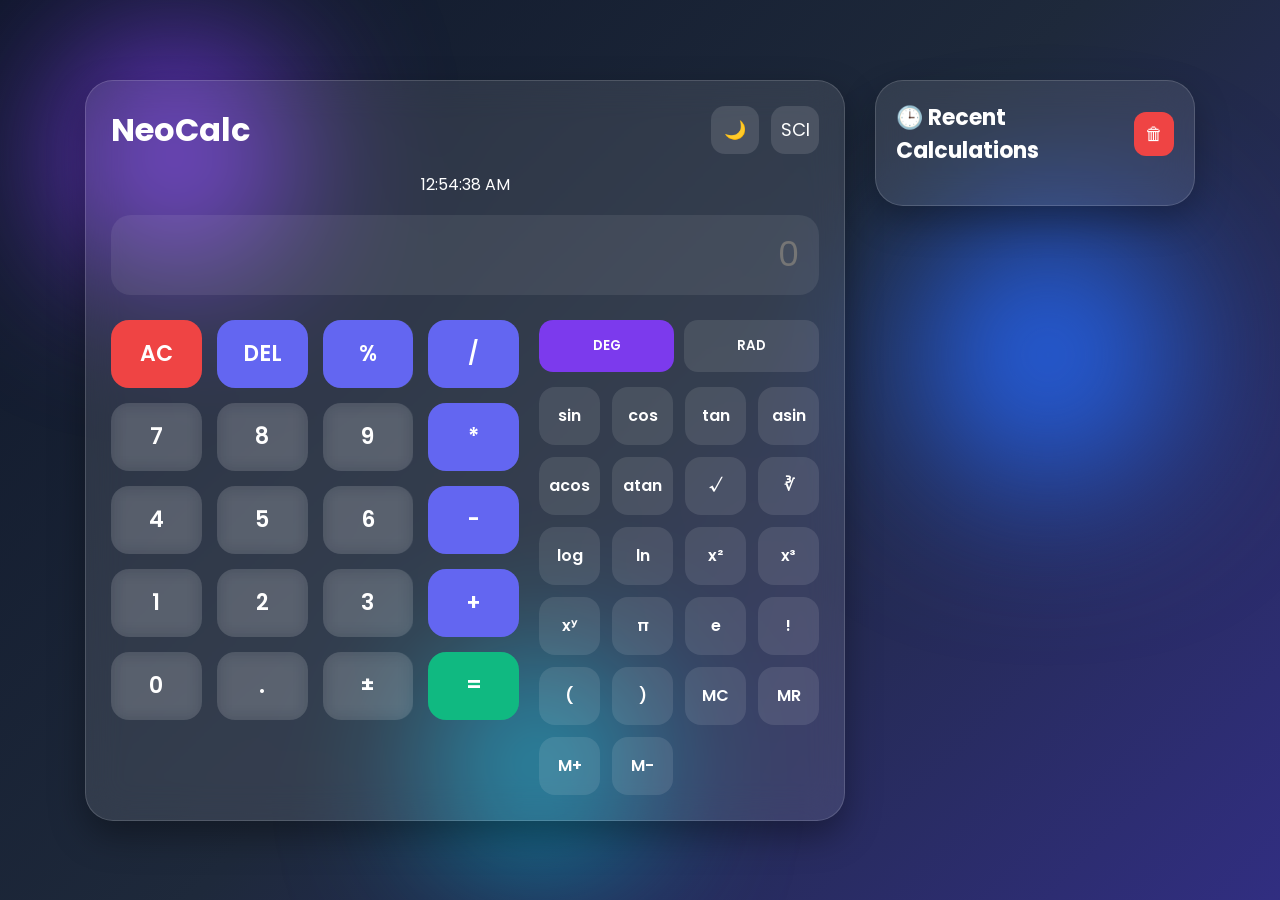
<file: Calculator/index.html>
<!DOCTYPE html>
<html lang="en">

<head>

    <meta charset="UTF-8">
    <meta name="viewport" content="width=device-width, initial-scale=1.0">

    <title>NeoCalc</title>

    <link rel="stylesheet" href="style.css">

    <link rel="preconnect" href="https://fonts.googleapis.com">

    <link rel="preconnect" href="https://fonts.gstatic.com" crossorigin>

    <link href="https://fonts.googleapis.com/css2?family=Poppins:wght@300;400;500;600;700&display=swap" rel="stylesheet">

</head>

<body>

    <!-- Background Circles -->

    <div class="circle circle1"></div>
    <div class="circle circle2"></div>
    <div class="circle circle3"></div>

    <div class="container">

        <!-- Calculator -->

        <div class="calculator">

            <!-- Top -->

            <div class="top-bar">

                <h1 class="title">NeoCalc</h1>

                <div class="top-buttons">

                    <button id="theme-btn">🌙</button>

                    <button id="sci-btn">SCI</button>

                </div>

            </div>

            <!-- Time -->

            <div class="datetime">

                <span id="time"></span>

            </div>

            <!-- Display -->

            <div class="display">

                <input type="text" id="display" placeholder="0" readonly>

            </div>

            <!-- Calculator Layout -->

            <div class="calc-layout">

                <!-- Normal Calculator -->

                <div class="buttons">

                    <button class="operator red" data-value="AC">AC</button>
                    <button class="operator" data-value="DEL">DEL</button>
                    <button class="operator" data-value="%">%</button>
                    <button class="operator" data-value="/">/</button>

                    <button data-value="7">7</button>
                    <button data-value="8">8</button>
                    <button data-value="9">9</button>
                    <button class="operator" data-value="*">*</button>

                    <button data-value="4">4</button>
                    <button data-value="5">5</button>
                    <button data-value="6">6</button>
                    <button class="operator" data-value="-">-</button>

                    <button data-value="1">1</button>
                    <button data-value="2">2</button>
                    <button data-value="3">3</button>
                    <button class="operator" data-value="+">+</button>

                    <button data-value="0">0</button>
                    <button data-value=".">.</button>
                    <button data-value="+/-">±</button>
                    <button class="operator equal" data-value="=">=</button>

                </div>

                <!-- Scientific Calculator -->

                <div class="scientific-panel" id="scientific-panel">

                    <div class="mode-row">

                        <button id="degBtn" class="mode active">DEG</button>

                        <button id="radBtn" class="mode">RAD</button>

                    </div>

                    <div class="scientific-buttons">

                        <button data-value="sin(">sin</button>
                        <button data-value="cos(">cos</button>
                        <button data-value="tan(">tan</button>
                        <button data-value="asin(">asin</button>

                        <button data-value="acos(">acos</button>
                        <button data-value="atan(">atan</button>
                        <button data-value="√">√</button>
                        <button data-value="∛">∛</button>

                        <button data-value="log(">log</button>
                        <button data-value="ln(">ln</button>
                                                <button data-value="^2">x²</button>
                        <button data-value="^3">x³</button>

                        <button data-value="^">xʸ</button>
                        <button data-value="π">π</button>
                        <button data-value="e">e</button>
                        <button data-value="!">!</button>

                        <button data-value="(">(</button>
                        <button data-value=")">)</button>

                        <button id="mc">MC</button>
                        <button id="mr">MR</button>
                        <button id="mplus">M+</button>
                        <button id="mminus">M-</button>

                    </div>

                </div>

            </div>

        </div>

        <!-- History Panel -->

        <div class="history-panel">

            <div class="history-header">

                <h2>🕒 Recent Calculations</h2>

                <button id="clear-history" title="Clear History">
                    🗑
                </button>

            </div>

            <ul id="history-list">

                <!-- History will be added by JavaScript -->

            </ul>

        </div>

    </div>

    <script src="script.js"></script>

</body>

</html>
</file>
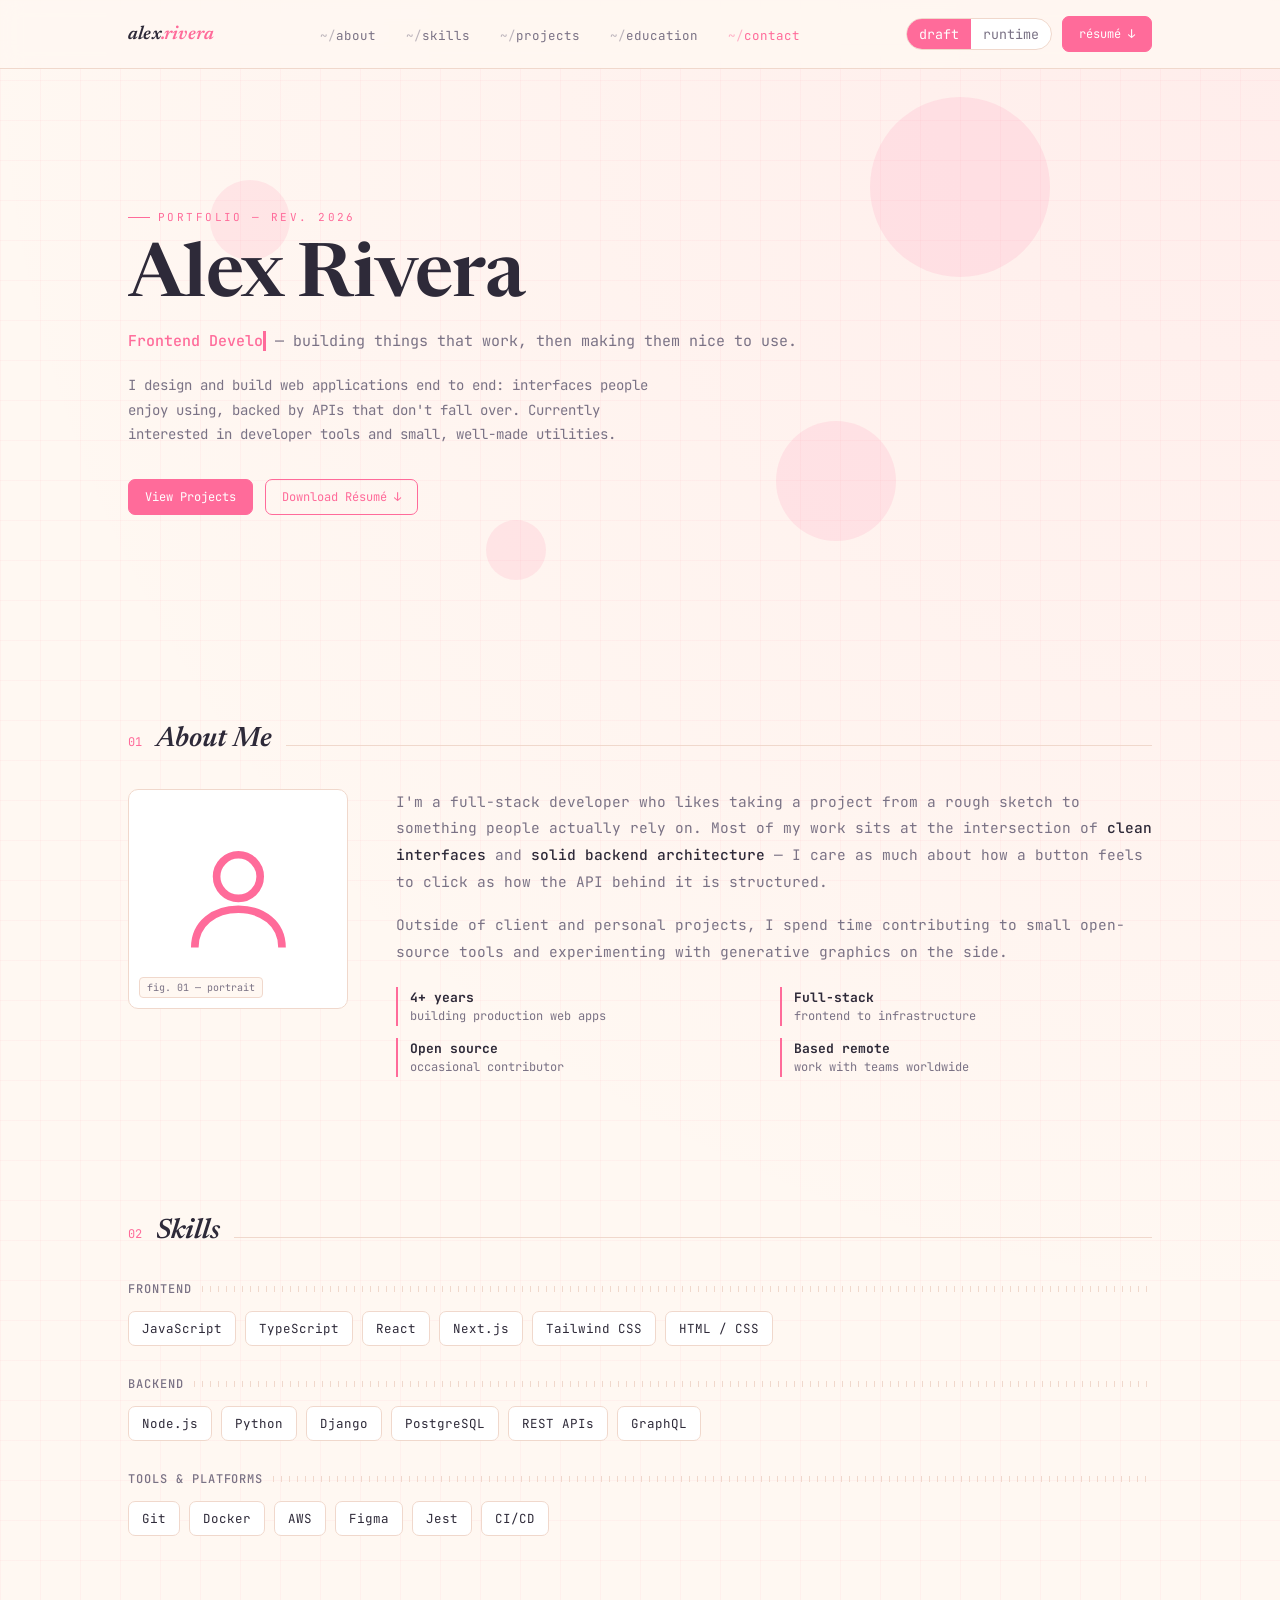
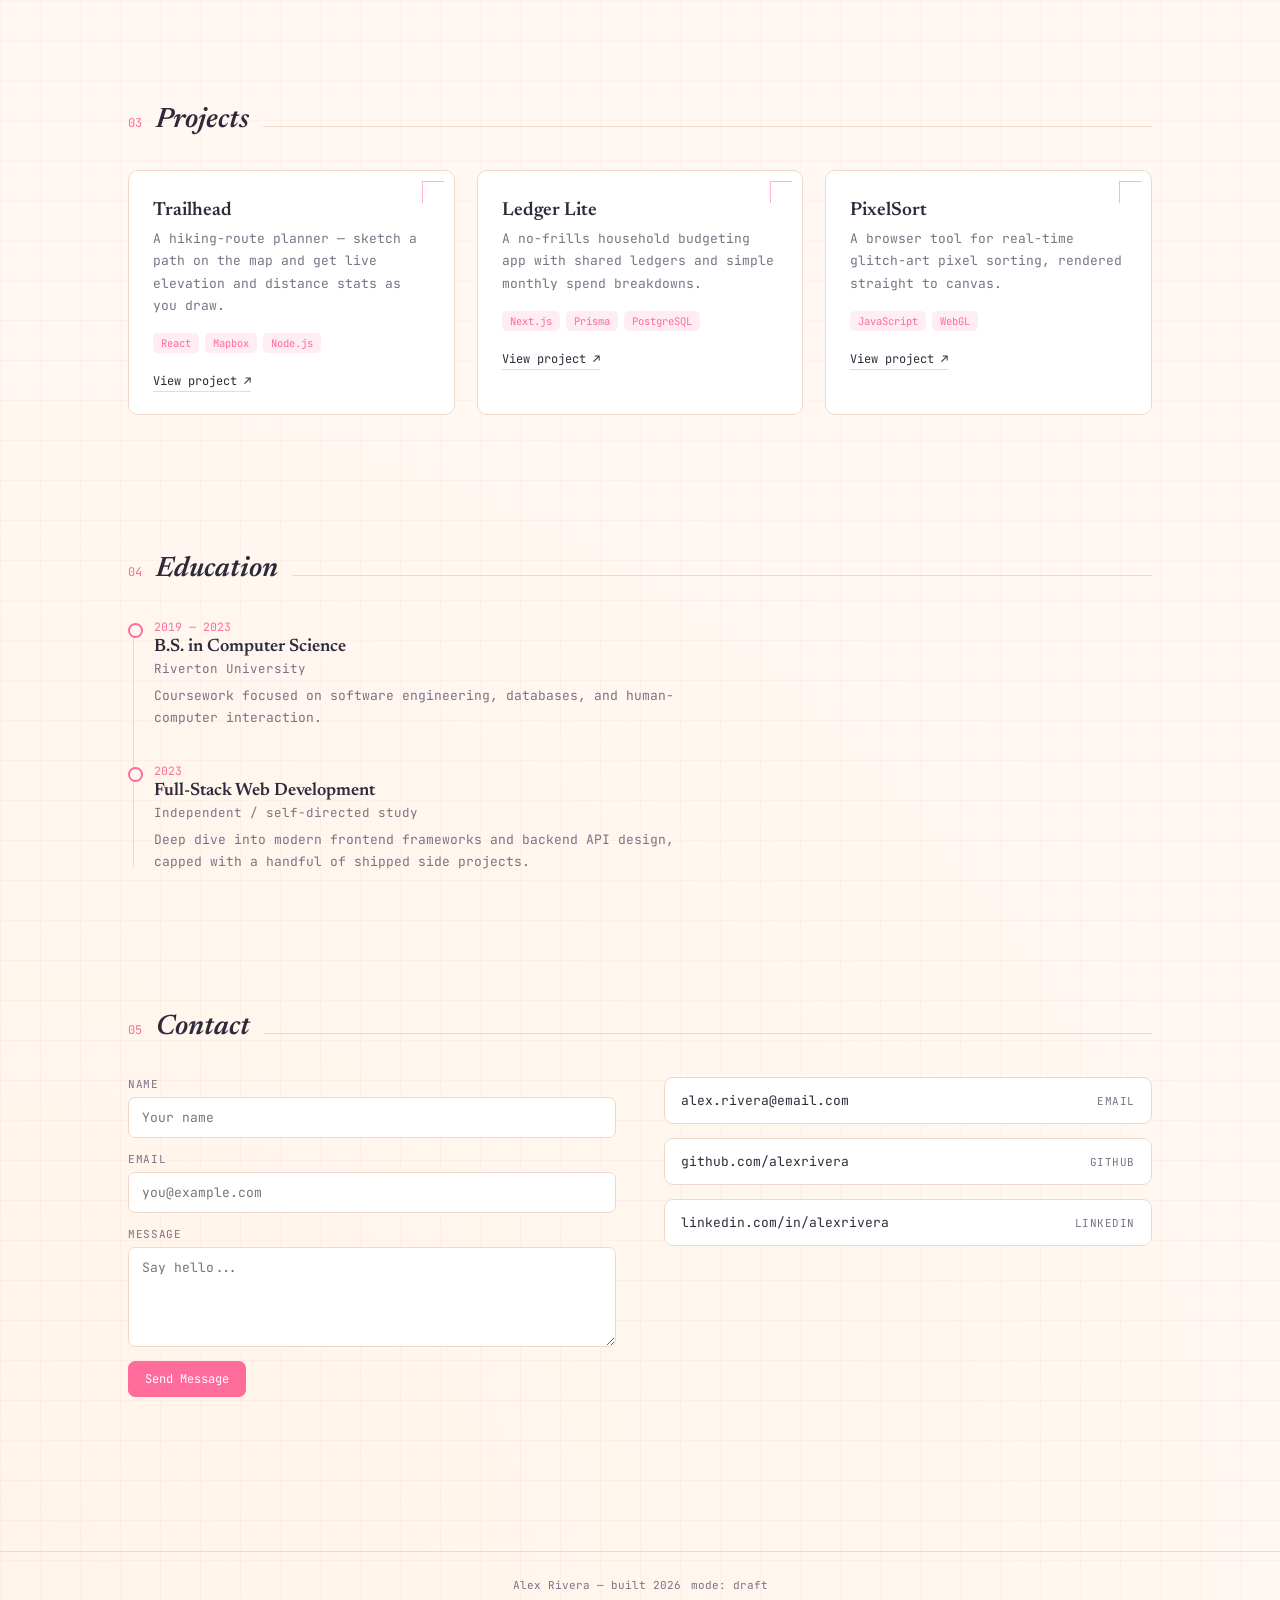
<file: Portfolio/index.html>
<!DOCTYPE html>

<html lang="en">
<head>
<meta charset="utf-8"/>
<title>Alex Rivera — Portfolio</title>
<meta content="width=device-width, initial-scale=1.0" name="viewport"/>
<link href="https://fonts.googleapis.com" rel="preconnect"/>
<link href="https://fonts.googleapis.com/css2?family=Newsreader:ital,opsz,wght@0,6..72,400;0,6..72,600;1,6..72,500&amp;family=JetBrains+Mono:wght@400;500;700&amp;display=swap" rel="stylesheet"/>

<link href="style.css" rel="stylesheet"/></head>
<body data-theme="draft">
<header class="nav">
<div class="nav-inner">
<a class="logo" href="#top">alex<span>.rivera</span></a>
<nav>
<ul class="nav-links" id="navLinks">
<li><a class="nav-a" href="#about">about</a></li>
<li><a class="nav-a" href="#skills">skills</a></li>
<li><a class="nav-a" href="#projects">projects</a></li>
<li><a class="nav-a" href="#education">education</a></li>
<li><a class="nav-a" href="#contact">contact</a></li>
</ul>
</nav>
<div class="nav-actions">
<div class="theme-toggle" id="themeToggle">
<button class="on" data-mode="draft">draft</button>
<button data-mode="runtime">runtime</button>
</div>
<a class="btn solid" download="Alex_Rivera_Resume.pdf" href="#" id="downloadBtn">résumé ↓</a>
<button aria-label="Menu" class="burger" id="burger"><span></span><span></span><span></span></button>
</div>
</div>
</header>
<main class="wrap" id="top">
<section class="hero">
    <div class="hero-bg">
    <span></span>
    <span></span>
    <span></span>
    <span></span>
</div>
<p class="eyebrow">portfolio — rev. 2026</p>
<h1 class="name">Alex Rivera</h1>
<p class="role-line">
    <strong><span id="typing"></span></strong>
    — building things that work, then making them nice to use.
</p>
<p class="blurb">I design and build web applications end to end: interfaces people enjoy using, backed by APIs that don't fall over. Currently interested in developer tools and small, well-made utilities.</p>
<div class="hero-actions">
<a class="btn solid" href="#projects">View Projects</a>
<a class="btn" download="Alex_Rivera_Resume.pdf" href="#" id="downloadBtn2">Download Résumé ↓</a>
</div>
</section>
<section id="about">
<div class="sec-head reveal"><span class="sec-num">01</span><h2 class="sec-title">About Me</h2><div class="sec-rule"></div></div>
<div class="about-grid reveal">
<div class="portrait">
<svg fill="none" stroke="currentColor" stroke-width="1.4" viewbox="0 0 24 24"><circle cx="12" cy="8" r="4"></circle><path d="M4 21c0-4.4 3.6-7 8-7s8 2.6 8 7"></path></svg>
<span class="tag">fig. 01 — portrait</span>
</div>
<div class="about-text">
<p>I'm a full-stack developer who likes taking a project from a rough sketch to something people actually rely on. Most of my work sits at the intersection of <strong>clean interfaces</strong> and <strong>solid backend architecture</strong> — I care as much about how a button feels to click as how the API behind it is structured.</p>
<p>Outside of client and personal projects, I spend time contributing to small open-source tools and experimenting with generative graphics on the side.</p>
<ul class="fact-list">
<li><b>4+ years</b>building production web apps</li>
<li><b>Full-stack</b>frontend to infrastructure</li>
<li><b>Open source</b>occasional contributor</li>
<li><b>Based remote</b>work with teams worldwide</li>
</ul>
</div>
</div>
</section>
<section id="skills">
<div class="sec-head reveal"><span class="sec-num">02</span><h2 class="sec-title">Skills</h2><div class="sec-rule"></div></div>
<div class="reveal">
<div class="skill-group">
<h3>Frontend <span class="ruler"></span></h3>
<div class="chip-row">
<span class="chip">JavaScript</span><span class="chip">TypeScript</span><span class="chip">React</span>
<span class="chip">Next.js</span><span class="chip">Tailwind CSS</span><span class="chip">HTML / CSS</span>
</div>
</div>
<div class="skill-group">
<h3>Backend <span class="ruler"></span></h3>
<div class="chip-row">
<span class="chip">Node.js</span><span class="chip">Python</span><span class="chip">Django</span>
<span class="chip">PostgreSQL</span><span class="chip">REST APIs</span><span class="chip">GraphQL</span>
</div>
</div>
<div class="skill-group">
<h3>Tools &amp; Platforms <span class="ruler"></span></h3>
<div class="chip-row">
<span class="chip">Git</span><span class="chip">Docker</span><span class="chip">AWS</span>
<span class="chip">Figma</span><span class="chip">Jest</span><span class="chip">CI/CD</span>
</div>
</div>
</div>
</section>
<section id="projects">
<div class="sec-head reveal"><span class="sec-num">03</span><h2 class="sec-title">Projects</h2><div class="sec-rule"></div></div>
<div class="project-grid reveal">
<div class="card">
<div class="corner-mark"></div>
<h4>Trailhead</h4>
<p>A hiking-route planner — sketch a path on the map and get live elevation and distance stats as you draw.</p>
<div class="tag-row"><span>React</span><span>Mapbox</span><span>Node.js</span></div>
<a class="link" href="#">View project ↗</a>
</div>
<div class="card">
<div class="corner-mark"></div>
<h4>Ledger Lite</h4>
<p>A no-frills household budgeting app with shared ledgers and simple monthly spend breakdowns.</p>
<div class="tag-row"><span>Next.js</span><span>Prisma</span><span>PostgreSQL</span></div>
<a class="link" href="#">View project ↗</a>
</div>
<div class="card">
<div class="corner-mark"></div>
<h4>PixelSort</h4>
<p>A browser tool for real-time glitch-art pixel sorting, rendered straight to canvas.</p>
<div class="tag-row"><span>JavaScript</span><span>WebGL</span></div>
<a class="link" href="#">View project ↗</a>
</div>
</div>
</section>
<section id="education">
<div class="sec-head reveal"><span class="sec-num">04</span><h2 class="sec-title">Education</h2><div class="sec-rule"></div></div>
<div class="timeline reveal">
<div class="t-item">
<div class="when">2019 — 2023</div>
<h4>B.S. in Computer Science</h4>
<div class="where">Riverton University</div>
<p>Coursework focused on software engineering, databases, and human-computer interaction.</p>
</div>
<div class="t-item">
<div class="when">2023</div>
<h4>Full-Stack Web Development</h4>
<div class="where">Independent / self-directed study</div>
<p>Deep dive into modern frontend frameworks and backend API design, capped with a handful of shipped side projects.</p>
</div>
</div>
</section>
<section id="contact">
<div class="sec-head reveal"><span class="sec-num">05</span><h2 class="sec-title">Contact</h2><div class="sec-rule"></div></div>
<div class="contact-grid reveal">
<form id="contactForm">
<div class="field"><label for="name">Name</label><input id="name" placeholder="Your name" required=""/></div>
<div class="field"><label for="email">Email</label><input id="email" placeholder="you@example.com" required="" type="email"/></div>
<div class="field"><label for="message">Message</label><textarea id="message" placeholder="Say hello..." required=""></textarea></div>
<button class="btn solid" style="align-self:flex-start;" type="submit">Send Message</button>
<p class="send-status" id="sendStatus"></p>
</form>
<div class="channels">
<a class="channel" href="mailto:alex.rivera@email.com"><span>alex.rivera@email.com</span><span class="label">email</span></a>
<a class="channel" href="#"><span>github.com/alexrivera</span><span class="label">github</span></a>
<a class="channel" href="#"><span>linkedin.com/in/alexrivera</span><span class="label">linkedin</span></a>
</div>
</div>
</section>
</main>
<footer>
<div class="wrap-footer">
<span>Alex Rivera — built 2026</span>
<span id="themeLabel">mode: draft</span>
</div>
</footer>

<script src="script.js"></script></body>
</html>
</file>
<file: Calculator/style.css>
/* =========================
   NeoCalc v2 - Part 1
========================= */

*{
    margin:0;
    padding:0;
    box-sizing:border-box;
    font-family:'Poppins',sans-serif;
}

body{

    min-height:100vh;

    display:flex;

    justify-content:center;

    align-items:center;

    background:linear-gradient(135deg,#0f172a,#1e293b,#312e81);

    overflow-x:hidden;

}

/* Background */

.circle{

    position:fixed;

    border-radius:50%;

    filter:blur(80px);

    z-index:-1;

    animation:float 10s infinite alternate;

}

.circle1{

    width:220px;

    height:220px;

    background:#7c3aed;

    left:5%;

    top:5%;

}

.circle2{

    width:260px;

    height:260px;

    background:#2563eb;

    right:8%;

    top:25%;

}

.circle3{

    width:180px;

    height:180px;

    background:#06b6d4;

    left:35%;

    bottom:5%;

}

@keyframes float{

    from{

        transform:translate(0,0);

    }

    to{

        transform:translate(35px,-25px);

    }

}

/* Layout */

.container{

    display:flex;

    gap:30px;

    align-items:flex-start;

    justify-content:center;

    padding:40px;

}

/* Calculator */

.calculator{

    width:760px;

    background:rgba(255,255,255,.10);

    backdrop-filter:blur(18px);

    border-radius:28px;

    padding:25px;

    border:1px solid rgba(255,255,255,.15);

    box-shadow:0 15px 35px rgba(0,0,0,.35);

}

/* Top */

.top-bar{

    display:flex;

    justify-content:space-between;

    align-items:center;

    margin-bottom:18px;

}

.title{

    color:#fff;

    font-size:32px;

    font-weight:700;

}

.top-buttons{

    display:flex;

    gap:12px;

}

.top-buttons button{

    width:48px;

    height:48px;

    border:none;

    border-radius:14px;

    cursor:pointer;

    background:rgba(255,255,255,.12);

    color:#fff;

    font-size:18px;

    transition:.3s;

}

.top-buttons button:hover{

    background:rgba(255,255,255,.22);

}

/* Clock */

.datetime{

    color:#fff;

    text-align:center;

    margin-bottom:18px;

}

/* Display */

.display input{

    width:100%;

    height:80px;

    border:none;

    outline:none;

    border-radius:20px;

    background:rgba(255,255,255,.08);

    color:#fff;

    font-size:34px;

    text-align:right;

    padding:20px;

    margin-bottom:25px;

}

/* Calculator Layout */

.calc-layout{

    display:flex;

    gap:20px;

    align-items:flex-start;

}
/* =========================
   Buttons
========================= */

.buttons{

    flex:1;

    display:grid;

    grid-template-columns:repeat(4,1fr);

    gap:15px;

}

.buttons button{

    height:68px;

    border:none;

    border-radius:18px;

    background:rgba(255,255,255,.10);

    color:#fff;

    font-size:22px;

    font-weight:600;

    cursor:pointer;

    transition:.25s;

    backdrop-filter:blur(8px);

}

.buttons button:hover{

    transform:translateY(-3px);

    background:rgba(255,255,255,.22);

    box-shadow:0 8px 20px rgba(0,0,0,.25);

}

.buttons button:active{

    transform:scale(.95);

}

/* Operators */

.operator{

    background:#6366f1 !important;

}

.operator:hover{

    background:#4f46e5 !important;

}

.red{

    background:#ef4444 !important;

}

.red:hover{

    background:#dc2626 !important;

}

/* Equal Button */

.equal{

    background:#10b981 !important;

}

.equal:hover{

    background:#059669 !important;

}

/* =========================
   Scientific Panel
========================= */

.scientific-panel{

    width:280px;

    display:flex;

    flex-direction:column;

    gap:15px;

}

.mode-row{

    display:flex;

    gap:10px;

}

.mode{

    flex:1;

    height:52px;

    border:none;

    border-radius:14px;

    background:rgba(255,255,255,.10);

    color:#fff;

    cursor:pointer;

    font-weight:600;

    transition:.3s;

}

.mode:hover{

    background:rgba(255,255,255,.20);

}

.mode.active{

    background:#7c3aed;

}

/* Scientific Buttons */

.scientific-buttons{

    display:grid;

    grid-template-columns:repeat(4,1fr);

    gap:12px;

}

.scientific-buttons button{

    height:58px;

    border:none;

    border-radius:16px;

    background:rgba(255,255,255,.10);

    color:#fff;

    cursor:pointer;

    font-size:16px;

    font-weight:600;

    transition:.25s;

}

.scientific-buttons button:hover{

    background:#7c3aed;

    transform:translateY(-2px);

    box-shadow:0 6px 16px rgba(0,0,0,.25);

}

.scientific-buttons button:active{

    transform:scale(.95);

}
/* =========================
   History Panel
========================= */

.history-panel{

    width:320px;

    background:rgba(255,255,255,.10);

    backdrop-filter:blur(18px);

    border-radius:28px;

    padding:20px;

    border:1px solid rgba(255,255,255,.15);

    box-shadow:0 15px 35px rgba(0,0,0,.30);

    max-height:720px;

    display:flex;

    flex-direction:column;

}

.history-header{

    display:flex;

    justify-content:space-between;

    align-items:center;

    margin-bottom:18px;

}

.history-header h2{

    color:#fff;

    font-size:22px;

}

#clear-history{

    width:44px;

    height:44px;

    border:none;

    border-radius:12px;

    cursor:pointer;

    background:#ef4444;

    color:#fff;

    font-size:18px;

    transition:.3s;

}

#clear-history:hover{

    background:#dc2626;

}

#history-list{

    list-style:none;

    overflow-y:auto;

    flex:1;

    padding-right:8px;

}

#history-list li{

    background:rgba(255,255,255,.08);

    padding:12px;

    border-radius:12px;

    color:#fff;

    margin-bottom:10px;

    word-break:break-word;

    transition:.25s;

}

#history-list li:hover{

    background:rgba(255,255,255,.16);

}

/* Scrollbar */

#history-list::-webkit-scrollbar{

    width:8px;

}

#history-list::-webkit-scrollbar-thumb{

    background:#7c3aed;

    border-radius:20px;

}

/* =========================
   Light Theme
========================= */

body.light{

    background:linear-gradient(135deg,#edf2ff,#dbeafe,#f8fafc);

}

body.light .calculator,
body.light .history-panel{

    background:rgba(255,255,255,.85);

    border:1px solid rgba(0,0,0,.08);

}

body.light .title,
body.light .datetime,
body.light .history-header h2,
body.light button,
body.light input,
body.light #history-list li{

    color:#111827;

}

body.light .display input{

    background:#f3f4f6;

}

body.light .buttons button,
body.light .scientific-buttons button,
body.light .mode,
body.light .top-buttons button{

    background:#ffffff;

    color:#111827;

}

/* =========================
   Responsive
========================= */

@media(max-width:1200px){

    .container{

        flex-direction:column;

        align-items:center;

    }

    .calculator{

        width:95%;

    }

    .history-panel{

        width:95%;

        max-height:300px;

    }

}

@media(max-width:900px){

    .calc-layout{

        flex-direction:column;

    }

    .scientific-panel{

        width:100%;

    }

    .scientific-buttons{

        grid-template-columns:repeat(4,1fr);

    }

}

@media(max-width:600px){

    .calculator{

        padding:18px;

    }

    .display input{

        height:70px;

        font-size:28px;

    }

    .buttons button{

        height:58px;

        font-size:18px;

    }

    .scientific-buttons button{

        height:52px;

        font-size:14px;

    }

    .title{

        font-size:26px;

    }

}

/* =========================
   Animation
========================= */

.calculator,
.history-panel{

    animation:fadeUp .7s ease;

}

@keyframes fadeUp{

    from{

        opacity:0;

        transform:translateY(30px);

    }

    to{

        opacity:1;

        transform:translateY(0);

    }

}
</file>
<file: Portfolio/style.css>
:root{
    --serif:'Newsreader', serif;
    --mono:'JetBrains Mono', monospace;
    --radius: 10px;
  }

  /* ---- DRAFT (light / blueprint) ---- */
  [data-theme="draft"]{

    --bg:#FFF8F2;                 /* Soft warm cream */
    --bg-grid:rgba(255,182,193,.12);

    --surface:#FFFFFF;
    --surface-2:#FFF1E8;

    --line:#F0D8CC;

    --ink:#2E2A39;
    --dim:#7A7285;

    --accent:#FF6B9A;             /* Soft pink */
    --accent-2:#FFB84D;           /* Peach/Gold */

    --accent-soft:rgba(255,107,154,.12);

    --shadow:0 16px 35px rgba(255,107,154,.15);

}
  /* ---- RUNTIME (dark / terminal) ---- */
  [data-theme="runtime"]{
    --bg:#0D1210;
    --bg-grid: rgba(127,191,142,0.06);
    --surface:#141A17;
    --surface-2:#1B2320;
    --line:#2A342F;
    --ink:#E9F2EC;
    --dim:#7C8C82;
    --accent:#7FBF8E;
    --accent-2:#E3A93C;
    --accent-soft:rgba(127,191,142,0.10);
    --shadow: 0 18px 40px rgba(0,0,0,0.5);
  }

  *{ box-sizing:border-box; }
  html{ scroll-behavior:smooth; }
  body{
    margin:0;
background:
radial-gradient(circle at top right,
rgba(255,107,154,.08) 0%,
transparent 38%),

radial-gradient(circle at bottom left,
rgba(255,184,77,.06) 0%,
transparent 40%),

linear-gradient(var(--bg-grid) 1px, transparent 1px) 0 0/40px 40px,
linear-gradient(90deg,var(--bg-grid) 1px, transparent 1px) 0 0/40px 40px,
var(--bg);
    color:var(--ink);
    font-family:var(--mono);
    transition:background .4s ease, color .4s ease;
  }
  a{ color:inherit; }
  ::selection{ background:var(--accent); color:var(--surface); }

  .wrap{ max-width:1080px; margin:0 auto; padding:0 28px; }
  section{ padding:100px 0 40px; }
  @media (max-width:640px){ section{ padding:76px 0 24px; } .wrap{ padding:0 20px; } }

  /* ---------- NAV ---------- */
  header.nav{
    position:sticky; top:0; z-index:50;
    background:color-mix(in srgb, var(--bg) 88%, transparent);
    backdrop-filter:blur(10px);
    border-bottom:1px solid var(--line);
  }
  .nav-inner{
    display:flex; align-items:center; justify-content:space-between;
    padding:16px 28px;
    max-width:1080px; margin:0 auto;
  }
  .logo{
    font-family:var(--serif); font-style:italic; font-weight:600;
    font-size:19px; letter-spacing:0.01em;
    text-decoration:none;
  }
  .logo span{ color:var(--accent); }
  .nav-links{ display:flex; gap:6px; list-style:none; margin:0; padding:0; align-items:center; }
  .nav-links a{
    text-decoration:none; font-size:12.5px; color:var(--dim);
    padding:7px 12px; border-radius:6px; position:relative;
    transition:color .2s ease, background .2s ease;
  }
  .nav-links a::before{ content:'~/'; opacity:0.5; }
  .nav-links a:hover{ color:var(--ink); background:var(--surface-2); }
  .nav-links a.active{ color:var(--accent); }

  .nav-actions{ display:flex; align-items:center; gap:10px; }
  .theme-toggle{
    display:flex; border:1px solid var(--line); border-radius:20px; overflow:hidden;
    font-size:11px; background:var(--surface);
  }
  .theme-toggle button{
    border:none; background:none; color:var(--dim); font-family:var(--mono);
    padding:6px 12px; cursor:pointer; transition:background .25s ease, color .25s ease;
  }
  .theme-toggle button.on{ background:var(--accent); color:var(--surface); }

  .btn{
    font-family:var(--mono); font-size:12px; text-decoration:none;
    padding:9px 16px; border-radius:7px; border:1px solid var(--accent);
    color:var(--accent); background:none; cursor:pointer;
    transition:transform .18s ease, background .2s ease, color .2s ease;
    display:inline-flex; align-items:center; gap:6px;
  }
  .btn:hover{ background:var(--accent); color:var(--surface); transform:translateY(-2px); }
  .btn.solid{ background:var(--accent); color:var(--surface); }
  .btn.solid:hover{ filter:brightness(1.08); }

  .burger{ display:none; flex-direction:column; gap:4px; background:none; border:none; cursor:pointer; padding:6px; }
  .burger span{ width:20px; height:2px; background:var(--ink); }
  @media (max-width:800px){
    .nav-links{
      position:fixed; inset:60px 16px auto 16px;
      background:var(--surface); border:1px solid var(--line); border-radius:12px;
      flex-direction:column; align-items:stretch; padding:10px; box-shadow:var(--shadow);
      transform:translateY(-12px); opacity:0; pointer-events:none; transition:all .25s ease;
    }
    .nav-links.open{ transform:translateY(0); opacity:1; pointer-events:auto; }
    .nav-links a{ padding:12px 14px; }
    .burger{ display:flex; }
  }

  /* ---------- HERO ---------- */
  .hero{ padding-top:130px; position:relative; }
  .eyebrow{
    font-size:11px; letter-spacing:0.22em; text-transform:uppercase; color:var(--accent);
    display:flex; align-items:center; gap:8px; margin-bottom:18px;
  }
  .eyebrow::before{ content:''; width:22px; height:1px; background:var(--accent); }
  h1.name{
    font-family:var(--serif); font-weight:600; font-size:clamp(40px,7vw,74px);
    line-height:1; margin:0 0 14px; letter-spacing:-0.01em;
  }
  .role-line{ font-size:15px; color:var(--dim); margin-bottom:22px; }
  .role-line strong{ color:var(--ink); font-weight:500; }
  .blurb{ max-width:520px; font-size:14px; line-height:1.75; color:var(--dim); margin-bottom:32px; }
  .hero-actions{ display:flex; gap:12px; flex-wrap:wrap; margin-bottom:70px; }

  .corner-mark{ position:absolute; width:22px; height:22px; opacity:0.5; }
  .corner-mark::before,.corner-mark::after{ content:''; position:absolute; background:var(--accent); }
  .corner-mark::before{ width:100%; height:1px; top:0; }
  .corner-mark::after{ width:1px; height:100%; left:0; }

  /* ---------- SECTION HEADERS ---------- */
  .sec-head{ display:flex; align-items:baseline; gap:14px; margin-bottom:36px; }
  .sec-num{ font-size:12px; color:var(--accent); }
  .sec-title{ font-family:var(--serif); font-style:italic; font-size:28px; font-weight:600; margin:0; }
  .sec-rule{ flex:1; height:1px; background:var(--line); }

  .reveal{ opacity:0; transform:translateY(18px); transition:opacity .6s ease, transform .6s ease; }
  .reveal.in-view{ opacity:1; transform:translateY(0); }

  /* ---------- ABOUT ---------- */
  .about-grid{ display:grid; grid-template-columns:220px 1fr; gap:48px; align-items:start; }
  @media (max-width:700px){ .about-grid{ grid-template-columns:1fr; } }
  .portrait{
    width:100%; aspect-ratio:1; border-radius:var(--radius);
    background:var(--surface); border:1px solid var(--line);
    display:flex; align-items:center; justify-content:center;
    position:relative; overflow:hidden;
  }
  .portrait svg{ width:60%; height:60%; color:var(--accent); }
  .portrait .tag{
    position:absolute; bottom:10px; left:10px; font-size:10px; color:var(--dim);
    background:var(--bg); padding:3px 7px; border-radius:4px; border:1px solid var(--line);
  }
  .about-text p{ font-size:14.5px; line-height:1.85; color:var(--dim); margin:0 0 16px; }
  .about-text strong{ color:var(--ink); font-weight:500; }
  .fact-list{ list-style:none; padding:0; margin:22px 0 0; display:grid; grid-template-columns:1fr 1fr; gap:12px; }
  .fact-list li{ font-size:12px; color:var(--dim); border-left:2px solid var(--accent); padding:2px 0 2px 12px; }
  .fact-list b{ display:block; color:var(--ink); font-size:13px; margin-bottom:2px; }

  /* ---------- SKILLS ---------- */
  .skill-group{ margin-bottom:30px; }
  .skill-group h3{
    font-family:var(--mono); font-size:12px; letter-spacing:0.08em; text-transform:uppercase;
    color:var(--dim); font-weight:500; margin:0 0 14px;
    display:flex; align-items:center; gap:10px;
  }
  .ruler{ flex:1; height:6px; background:
    repeating-linear-gradient(90deg, var(--line) 0 1px, transparent 1px 8px); }
  .chip-row{ display:flex; flex-wrap:wrap; gap:9px; }
  .chip{
    font-size:12.5px; padding:8px 13px; border-radius:7px;
    background:var(--surface); border:1px solid var(--line); color:var(--ink);
    transition:transform .18s ease, border-color .2s ease, background .2s ease;
  }
  .chip:hover{ transform:translateY(-3px); border-color:var(--accent); background:var(--accent-soft); }

  /* ---------- PROJECTS ---------- */
  .project-grid{ display:grid; grid-template-columns:repeat(3,1fr); gap:22px; }
  @media (max-width:900px){ .project-grid{ grid-template-columns:1fr 1fr; } }
  @media (max-width:640px){ .project-grid{ grid-template-columns:1fr; } }
  .card{
    background:var(--surface); border:1px solid var(--line); border-radius:var(--radius);
    padding:24px; position:relative; transition:transform .25s ease, box-shadow .25s ease, border-color .25s ease;
  }
  .card:hover{ transform:translateY(-6px); box-shadow:var(--shadow); border-color:var(--accent); }
  .card .corner-mark{ top:10px; right:10px; }
  .card h4{ font-family:var(--serif); font-size:19px; font-weight:600; margin:6px 0 8px; }
  .card p{ font-size:13px; line-height:1.7; color:var(--dim); margin:0 0 16px; }
  .tag-row{ display:flex; flex-wrap:wrap; gap:6px; margin-bottom:16px; }
  .tag-row span{ font-size:10.5px; color:var(--accent); background:var(--accent-soft); padding:3px 8px; border-radius:5px; }
  .card a.link{ font-size:12px; color:var(--ink); text-decoration:none; border-bottom:1px solid var(--line); padding-bottom:2px; }
  .card a.link:hover{ border-color:var(--accent); color:var(--accent); }

  /* ---------- EDUCATION (timeline) ---------- */
  .timeline{ position:relative; padding-left:26px; }
  .timeline::before{ content:''; position:absolute; left:5px; top:6px; bottom:6px; width:1px; background:var(--line); }
  .t-item{ position:relative; padding-bottom:34px; }
  .t-item:last-child{ padding-bottom:0; }
  .t-item::before{
    content:''; position:absolute; left:-26px; top:4px; width:11px; height:11px;
    border-radius:50%; background:var(--bg); border:2px solid var(--accent);
  }
  .t-item .when{ font-size:11.5px; color:var(--accent); margin-bottom:4px; }
  .t-item h4{ font-family:var(--serif); font-size:18px; margin:0 0 4px; font-weight:600; }
  .t-item .where{ font-size:12.5px; color:var(--dim); margin-bottom:8px; }
  .t-item p{ font-size:13px; color:var(--dim); line-height:1.7; margin:0; max-width:560px; }

  /* ---------- CONTACT ---------- */
  .contact-grid{ display:grid; grid-template-columns:1fr 1fr; gap:48px; }
  @media (max-width:700px){ .contact-grid{ grid-template-columns:1fr; } }
  form{ display:flex; flex-direction:column; gap:14px; }
  label{ font-size:11px; color:var(--dim); text-transform:uppercase; letter-spacing:0.06em; margin-bottom:6px; display:block; }
  input, textarea{
    width:100%; background:var(--surface); border:1px solid var(--line); border-radius:7px;
    padding:11px 13px; color:var(--ink); font-family:var(--mono); font-size:13px;
    transition:border-color .2s ease;
  }
  input:focus, textarea:focus{ outline:none; border-color:var(--accent); }
  textarea{ resize:vertical; min-height:100px; }
  .field{ display:flex; flex-direction:column; }
  .send-status{ font-size:12px; color:var(--accent); min-height:16px; }

  .channels{ display:flex; flex-direction:column; gap:14px; }
  .channel{
    display:flex; align-items:center; justify-content:space-between;
    padding:14px 16px; border:1px solid var(--line); border-radius:9px; background:var(--surface);
    text-decoration:none; color:var(--ink); font-size:13px;
    transition:transform .2s ease, border-color .2s ease;
  }
  .channel:hover{ transform:translateX(4px); border-color:var(--accent); }
  .channel .label{ color:var(--dim); font-size:11px; text-transform:uppercase; letter-spacing:0.05em; }

  footer{
    border-top:1px solid var(--line); margin-top:60px; padding:26px 0;
    font-size:11px; color:var(--dim); display:flex; justify-content:space-between; flex-wrap:wrap; gap:10px;
  }
  .wrap-footer{ max-width:1080px; margin:0 auto; padding:0 28px; display:flex; justify-content:space-between; flex-wrap:wrap; gap:10px; }
/* ===== Typing Animation ===== */

#typing{
    color: var(--accent);
    border-right:3px solid var(--accent);
    white-space: nowrap;
    overflow:hidden;
    animation: blink .7s infinite;
}

@keyframes blink{

50%{
border-color:transparent;
}

}
/* ===========================
   Floating Hero Background
=========================== */

.hero{
    overflow:hidden;
}

.hero-bg{
    position:absolute;
    inset:0;
    z-index:-1;
}

.hero-bg span{

    position:absolute;
    border-radius:50%;
    background:var(--accent-soft);
    animation:float 8s ease-in-out infinite;

    transition:transform .25s linear;
will-change:transform;

}

.hero-bg span:nth-child(1){

    width:180px;
    height:180px;

    top:5%;
    right:10%;

}

.hero-bg span:nth-child(2){

    width:80px;
    height:80px;

    left:8%;
    top:20%;

    animation-duration:10s;

}

.hero-bg span:nth-child(3){

    width:120px;
    height:120px;

    bottom:15%;
    right:25%;

    animation-duration:12s;

}

.hero-bg span:nth-child(4){

    width:60px;
    height:60px;

    bottom:8%;
    left:35%;

    animation-duration:7s;

}

@keyframes float{

0%,100%{

transform:translateY(0px);

}

50%{

transform:translateY(-25px);

}

}
</file>
